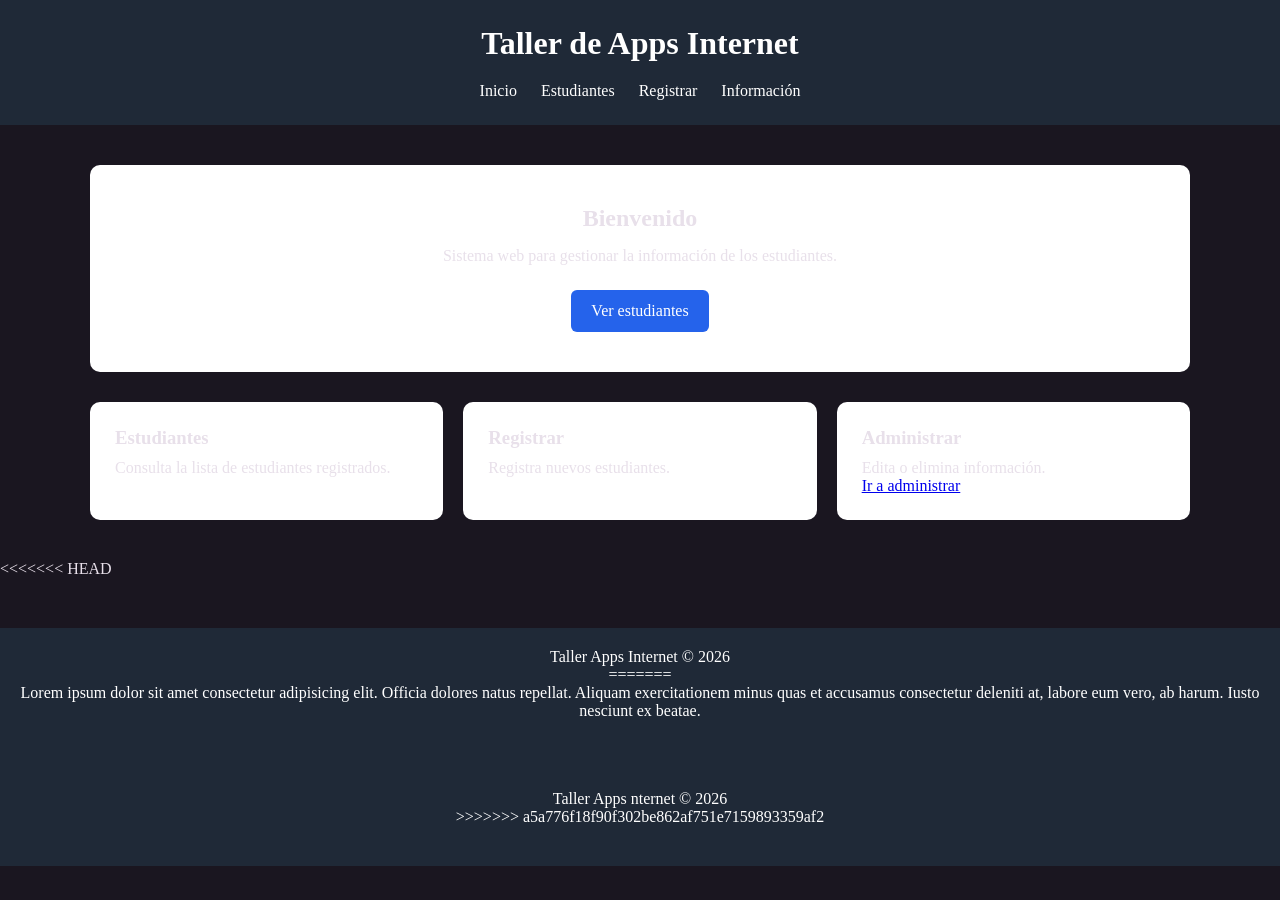
<file: index.html>
<!DOCTYPE html>
<html lang="es">
<head>
    <meta charset="UTF-8">
    <meta name="viewport" content="width=device-width, initial-scale=1.0">

    <title>Taller de Apps Internet</title>

    <link rel="stylesheet" href="css/estilos.css">
</head>

<body>

    <header>
        <h1>Taller de Apps Internet</h1>

        <nav>
            <a href="index.html">Inicio</a>
            <a href="paginas/estudiantes.html">Estudiantes</a>
            <a href="paginas/registrar.html">Registrar</a>
            <a href="paginas/informacion.html">Información</a>
        </nav>
    </header>

    <main class="contenedor">

        <section class="bienvenida">

            <h2>Bienvenido</h2>

            <p>
                Sistema web para gestionar la información
                de los estudiantes.
            </p>

            <a class="boton" href="paginas/estudiantes.html">
                Ver estudiantes
            </a>

        </section>

        <section class="tarjetas">

            <div class="tarjeta">
                <h3>Estudiantes</h3>
                <p>Consulta la lista de estudiantes registrados.</p>
            </div>

            <div class="tarjeta">
                <h3>Registrar</h3>
                <p>Registra nuevos estudiantes.</p>
            </div>

            <div class="tarjeta">
                <h3>Administrar</h3>
                <p>Edita o elimina información.</p>
                <a href="paginas/administrar.html">Ir a administrar</a>
            </div>

        </section>

    </main>
<<<<<<< HEAD

    <footer>
        <p>Taller Apps Internet © 2026 </p>
=======
    <section>
        Lorem ipsum dolor sit amet consectetur adipisicing elit. Officia dolores natus repellat. Aliquam exercitationem minus quas et accusamus consectetur deleniti at, labore eum vero, ab harum. Iusto nesciunt ex beatae.
    </section>
    <footer>
        <p>Taller Apps nternet © 2026 </p>
>>>>>>> a5a776f18f90f302be862af751e7159893359af2
    </footer>

</body>
</html>
</file>
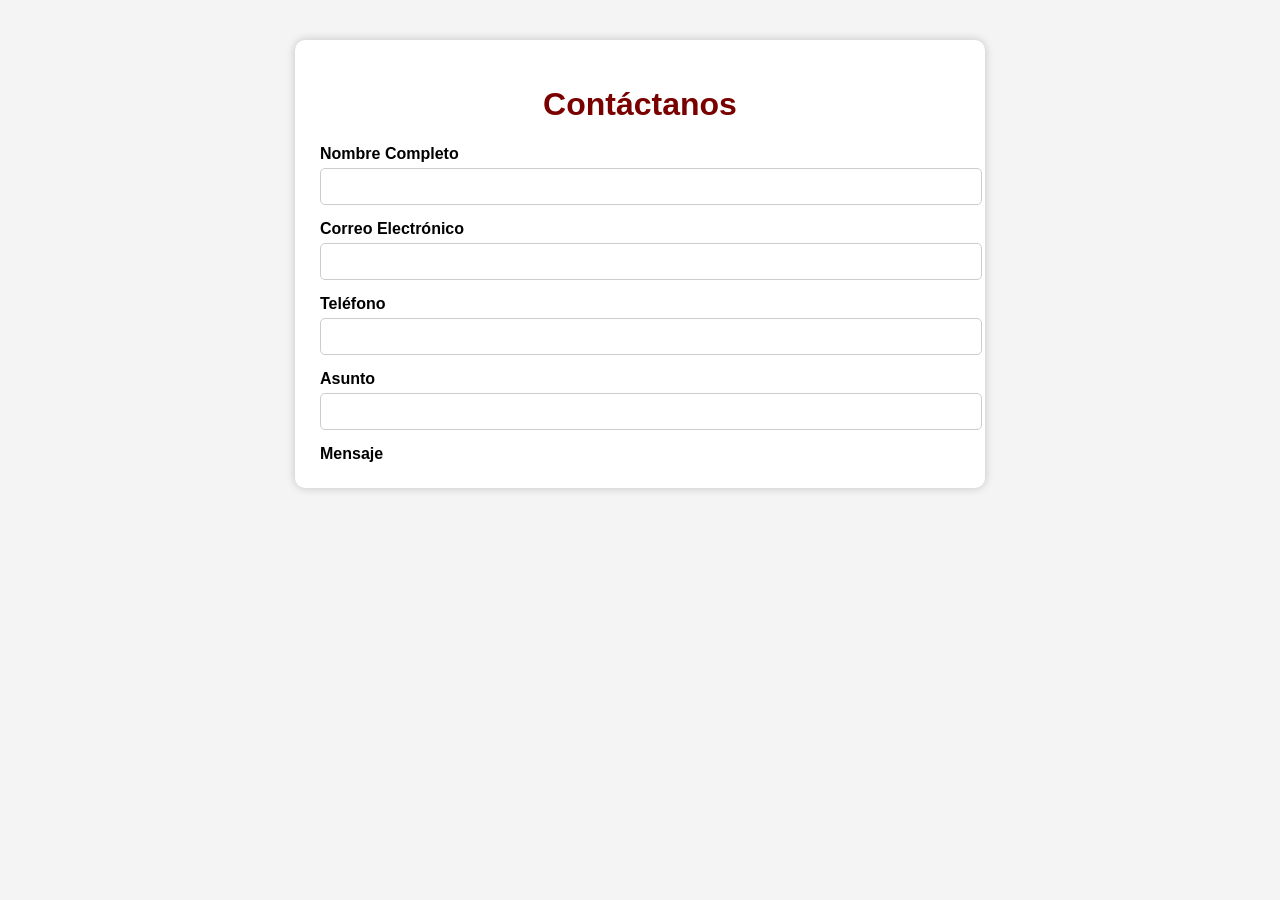
<file: Contactanos.html>
<!DOCTYPE html>
<html lang="es">
<head>
    <meta charset="UTF-8">
    <meta name="viewport" content="width=device-width, initial-scale=1.0">
    <title>Formulario de Contacto</title>

    <style>
        body {
            font-family: Arial, sans-serif;
            background-color: #f4f4f4;
            margin: 0;
            padding: 0;
        }

        .contenedor {
            width: 50%;
            margin: 40px auto;
            background-color: white;
            padding: 25px;
            border-radius: 10px;
            box-shadow: 0px 0px 10px rgba(0,0,0,0.2);
        }

        h1 {
            text-align: center;
            color: #7a0000;
        }

        label {
            display: block;
            margin-top: 15px;
            font-weight: bold;
        }

        input, textarea {
            width: 100%;
            padding: 10px;
            margin-top: 5px;
            border: 1px solid #ccc;
            border-radius: 5px;
        }

        textarea {
            resize: vertical;
        }

        button {
            width: 100%;
            margin-top: 20px;
            padding: 12px;
            background-color: #7a0000;
            color: white;
            border: none;
            border-radius: 5px;
            cursor: pointer;
            font-size: 16px;
        }

        button:hover {
            background-color: #a00000;
        }
    </style>
</head>
<body>

    <div class="contenedor">
        <h1>Contáctanos</h1>

        <form action="#" method="post">

            <label for="nombre">Nombre Completo</label>
            <input type="text" id="nombre" name="nombre" required>

            <label for="correo">Correo Electrónico</label>
            <input type="email" id="correo" name="correo" required>

            <label for="telefono">Teléfono</label>
            <input type="tel" id="telefono" name="telefono">

            <label for="asunto">Asunto</label>
            <input type="text" id="asunto" name="asunto" required>

            <label for="mensaje">Mensaje</label>
            <textarea
</file>
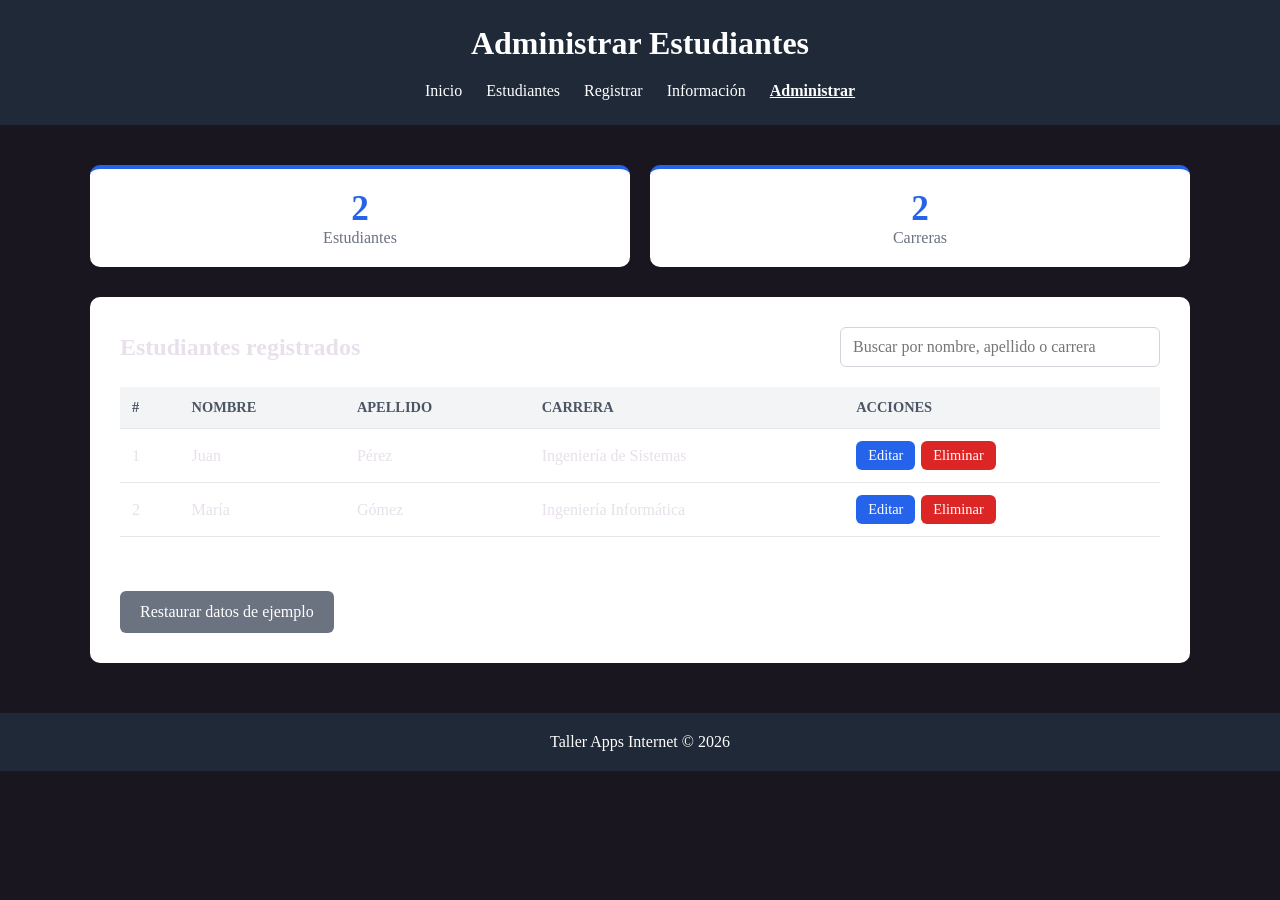
<file: paginas/administrar.html>
<!DOCTYPE html>
<html lang="es">
<!-- Aporte de Vladimir Condori: página para administrar estudiantes (buscar, editar y eliminar) -->
<head>
    <meta charset="UTF-8">
    <meta name="viewport" content="width=device-width, initial-scale=1.0">
    <meta name="description" content="Administración de estudiantes del Taller de Apps Internet">

    <title>Administrar | Taller de Apps Internet</title>

    <link rel="stylesheet" href="../css/estilos.css">
    <link rel="stylesheet" href="../css/administrar.css">
</head>

<body>

    <header>
        <h1>Administrar Estudiantes</h1>

        <nav>
            <a href="../index.html">Inicio</a>
            <a href="estudiantes.html">Estudiantes</a>
            <a href="registrar.html">Registrar</a>
            <a href="informacion.html">Información</a>
            <a href="administrar.html" class="activo">Administrar</a>
        </nav>
    </header>

    <main class="contenedor">

        <!-- Resumen rápido -->
        <section class="resumen" aria-label="Resumen de estudiantes">
            <div class="dato">
                <strong id="totalEstudiantes">0</strong>
                <span>Estudiantes</span>
            </div>
            <div class="dato">
                <strong id="totalCarreras">0</strong>
                <span>Carreras</span>
            </div>
        </section>

        <!-- Lista con buscador -->
        <section class="panel">
            <div class="panel-cabecera">
                <h2>Estudiantes registrados</h2>
                <input type="search" id="buscador" class="campo"
                       placeholder="Buscar por nombre, apellido o carrera"
                       aria-label="Buscar estudiante">
            </div>

            <div class="tabla-scroll">
                <table class="tabla-admin">
                    <thead>
                        <tr>
                            <th>#</th>
                            <th>Nombre</th>
                            <th>Apellido</th>
                            <th>Carrera</th>
                            <th>Acciones</th>
                        </tr>
                    </thead>
                    <tbody id="tablaAdmin"></tbody>
                </table>
            </div>

            <p id="mensajeVacio" class="vacio" hidden>No se encontraron estudiantes.</p>
            <p id="estado" class="estado" role="status" aria-live="polite"></p>

            <button type="button" id="btnRestaurar" class="boton boton-secundario">
                Restaurar datos de ejemplo
            </button>
        </section>

        <!-- Formulario de edición (se muestra al pulsar "Editar") -->
        <section class="panel" id="panelEditar" hidden>
            <h2>Editar estudiante</h2>

            <form id="formEditar" novalidate>
                <input type="hidden" id="editId">

                <div class="fila-form">
                    <label for="editNombre">Nombre</label>
                    <input type="text" id="editNombre" class="campo" required>
                </div>

                <div class="fila-form">
                    <label for="editApellido">Apellido</label>
                    <input type="text" id="editApellido" class="campo" required>
                </div>

                <div class="fila-form">
                    <label for="editCarrera">Carrera</label>
                    <input type="text" id="editCarrera" class="campo" list="listaCarreras" required>
                    <datalist id="listaCarreras">
                        <option value="Ingeniería de Sistemas">
                        <option value="Ingeniería Informática">
                        <option value="Ingeniería Comercial">
                        <option value="Contaduría Pública">
                        <option value="Administración de Empresas">
                    </datalist>
                </div>

                <p id="errorEditar" class="error" role="alert"></p>

                <div class="acciones-form">
                    <button type="submit" class="boton">Guardar cambios</button>
                    <button type="button" id="btnCancelar" class="boton boton-secundario">Cancelar</button>
                </div>
            </form>
        </section>

    </main>

    <footer>
        <p>Taller Apps Internet © 2026</p>
    </footer>

    <script src="../js/administrar.js"></script>

</body>
</html>
</file>
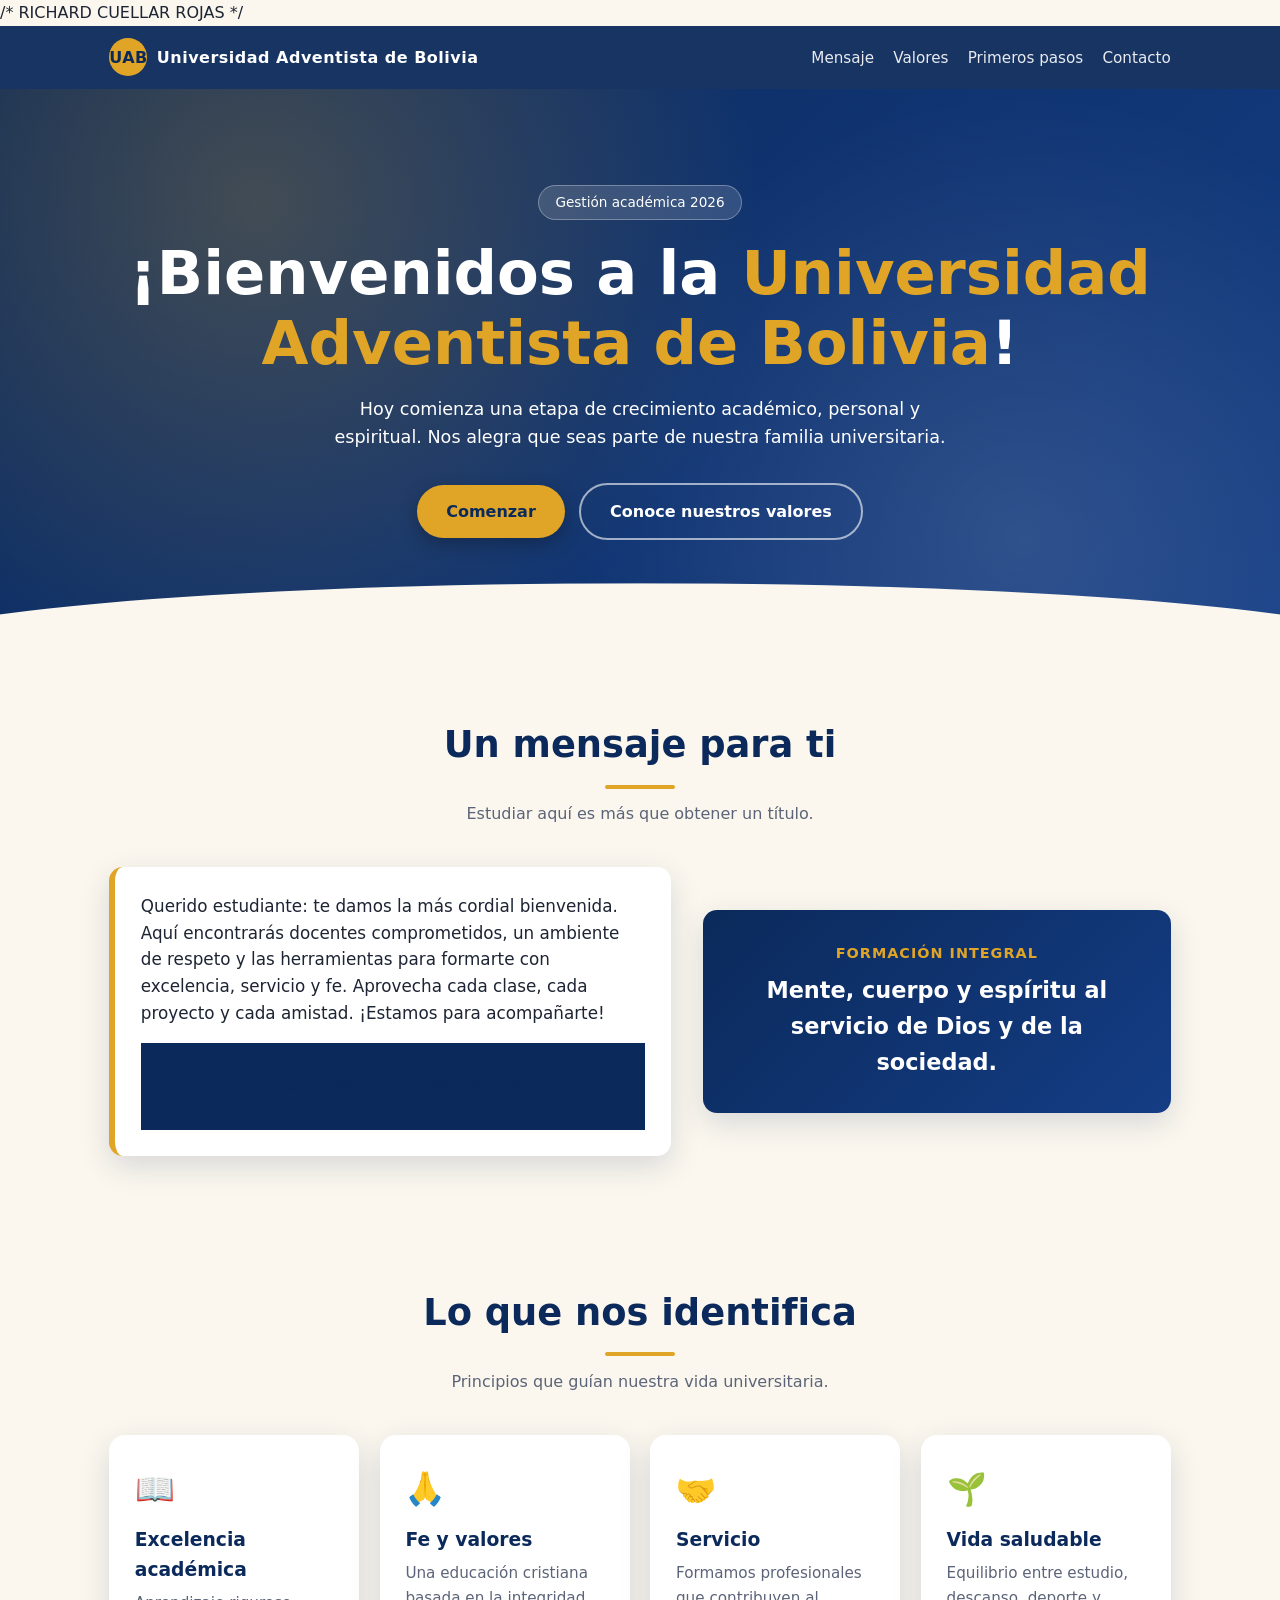
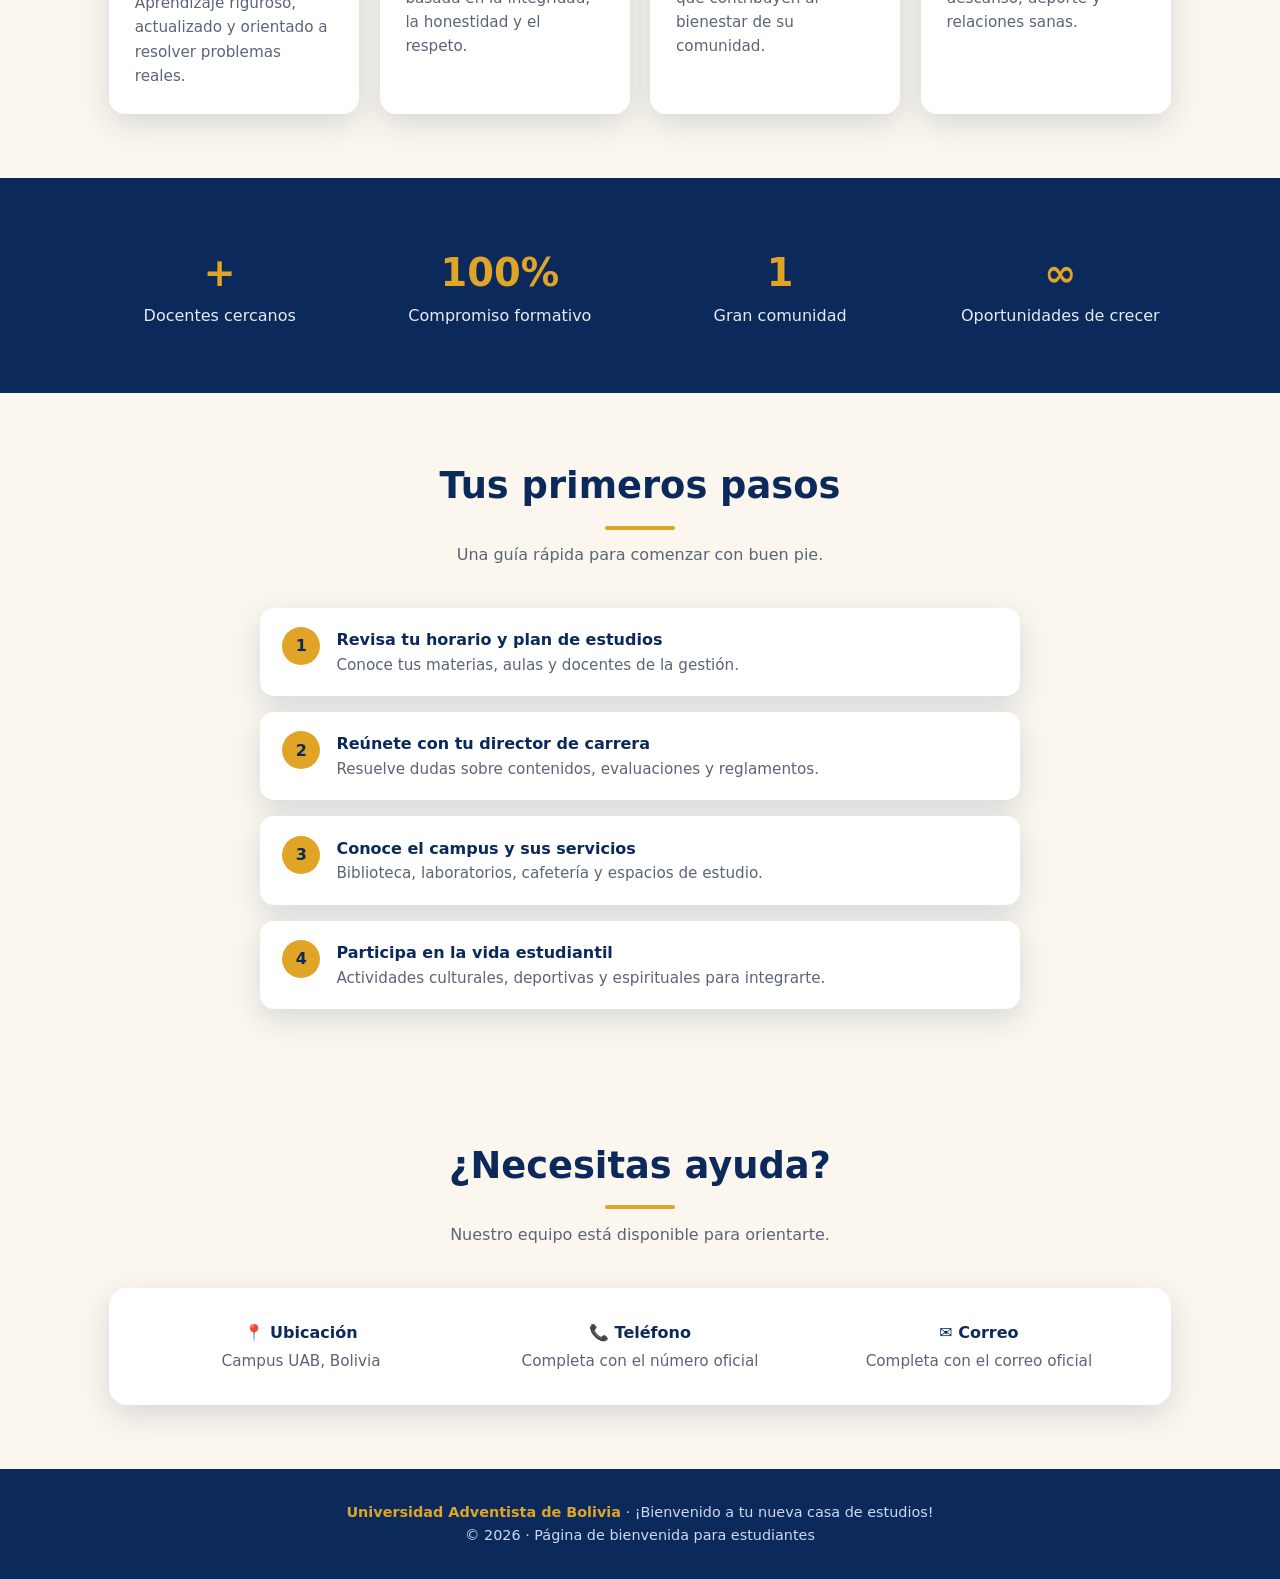
<file: paginas/bienvenida-uab.html>
/* RICHARD CUELLAR ROJAS */
<!DOCTYPE html>
<html lang="es">
<head>
<meta charset="UTF-8">
<meta name="viewport" content="width=device-width, initial-scale=1.0">
<title>Bienvenidos a la UAB – Universidad Adventista de Bolivia</title>
<style>
  :root{
    --azul:#0b2a5b;
    --azul-2:#143d85;
    --dorado:#e0a526;
    --crema:#fbf7ee;
    --texto:#1d2433;
    --suave:#5b6478;
    --blanco:#fff;
    --sombra:0 10px 30px rgba(11,42,91,.15);
  }
  *{box-sizing:border-box;margin:0;padding:0}
  html{scroll-behavior:smooth}
  body{font-family:"Segoe UI",system-ui,-apple-system,Roboto,Arial,sans-serif;color:var(--texto);background:var(--crema);line-height:1.6}
  a{color:inherit;text-decoration:none}

  /* NAV */
  header{position:sticky;top:0;z-index:50;background:rgba(11,42,91,.95);backdrop-filter:blur(8px);color:#fff}
  .nav{max-width:1100px;margin:auto;display:flex;align-items:center;justify-content:space-between;padding:.8rem 1.2rem}
  .logo{display:flex;align-items:center;gap:.6rem;font-weight:700;letter-spacing:.5px}
  .logo span.mark{display:grid;place-items:center;width:38px;height:38px;border-radius:50%;background:var(--dorado);color:var(--azul);font-weight:800}
  nav ul{display:flex;gap:1.2rem;list-style:none}
  nav a{font-size:.95rem;opacity:.9;padding:.3rem 0;border-bottom:2px solid transparent;transition:.2s}
  nav a:hover{opacity:1;border-color:var(--dorado)}
  @media(max-width:720px){nav ul{display:none}}

  /* HERO */
  .hero{position:relative;color:#fff;text-align:center;padding:6rem 1.2rem 7rem;
    background:
      radial-gradient(circle at 20% 20%,rgba(224,165,38,.25),transparent 45%),
      radial-gradient(circle at 80% 80%,rgba(255,255,255,.12),transparent 40%),
      linear-gradient(135deg,var(--azul),var(--azul-2));
    overflow:hidden}
  .hero::after{content:"";position:absolute;left:0;right:0;bottom:-1px;height:70px;
    background:var(--crema);clip-path:ellipse(60% 100% at 50% 100%)}
  .badge{display:inline-block;background:rgba(255,255,255,.14);border:1px solid rgba(255,255,255,.3);
    padding:.35rem 1rem;border-radius:99px;font-size:.85rem;margin-bottom:1.2rem}
  .hero h1{font-size:clamp(2rem,5.5vw,3.8rem);line-height:1.15;margin-bottom:1rem}
  .hero h1 em{font-style:normal;color:var(--dorado)}
  .hero p{max-width:640px;margin:0 auto 2rem;font-size:1.1rem;opacity:.92}
  .btn{display:inline-block;padding:.85rem 1.8rem;border-radius:99px;font-weight:600;transition:.25s}
  .btn-primary{background:var(--dorado);color:var(--azul);box-shadow:0 6px 18px rgba(0,0,0,.25)}
  .btn-primary:hover{transform:translateY(-3px);box-shadow:0 10px 24px rgba(0,0,0,.3)}
  .btn-ghost{border:2px solid rgba(255,255,255,.6);margin-left:.6rem}
  .btn-ghost:hover{background:rgba(255,255,255,.15)}

  /* SECCIONES */
  section{max-width:1100px;margin:auto;padding:4rem 1.2rem}
  .titulo{text-align:center;margin-bottom:2.5rem}
  .titulo h2{font-size:clamp(1.6rem,3.5vw,2.3rem);color:var(--azul)}
  .titulo h2::after{content:"";display:block;width:70px;height:4px;background:var(--dorado);border-radius:4px;margin:.6rem auto 0}
  .titulo p{color:var(--suave);margin-top:.8rem}

  /* MENSAJE */
  .mensaje{display:grid;grid-template-columns:1.2fr 1fr;gap:2rem;align-items:center}
  .mensaje blockquote{background:#fff;border-left:6px solid var(--dorado);padding:1.6rem;border-radius:14px;box-shadow:var(--sombra);font-size:1.05rem}
  .mensaje blockquote footer{margin-top:1rem;font-weight:600;color:var(--azul)}
  .lema{background:linear-gradient(135deg,var(--azul),var(--azul-2));color:#fff;border-radius:14px;padding:2rem;text-align:center;box-shadow:var(--sombra)}
  .lema h3{color:var(--dorado);margin-bottom:.5rem;letter-spacing:1px;text-transform:uppercase;font-size:.9rem}
  .lema p{font-size:1.4rem;font-weight:600}
  @media(max-width:760px){.mensaje{grid-template-columns:1fr}}

  /* VALORES */
  .grid{display:grid;grid-template-columns:repeat(auto-fit,minmax(220px,1fr));gap:1.3rem}
  .card{background:#fff;border-radius:16px;padding:1.6rem;box-shadow:var(--sombra);transition:.25s;border-top:4px solid transparent}
  .card:hover{transform:translateY(-6px);border-color:var(--dorado)}
  .card .ico{font-size:2rem;margin-bottom:.6rem}
  .card h3{color:var(--azul);margin-bottom:.4rem}
  .card p{color:var(--suave);font-size:.95rem}

  /* CIFRAS */
  .cifras{background:var(--azul);color:#fff;max-width:none;border-radius:0}
  .cifras .grid{max-width:1100px;margin:auto;text-align:center}
  .cifras strong{display:block;font-size:2.4rem;color:var(--dorado)}
  .cifras span{opacity:.9}

  /* PASOS */
  .pasos{counter-reset:p;display:grid;gap:1rem;max-width:760px;margin:auto}
  .paso{counter-increment:p;display:flex;gap:1rem;align-items:flex-start;background:#fff;padding:1.2rem 1.4rem;border-radius:14px;box-shadow:var(--sombra)}
  .paso::before{content:counter(p);flex:none;width:38px;height:38px;border-radius:50%;background:var(--dorado);color:var(--azul);display:grid;place-items:center;font-weight:800}
  .paso h4{color:var(--azul)}
  .paso p{color:var(--suave);font-size:.95rem}

  /* CONTACTO */
  .contacto{background:#fff;border-radius:18px;box-shadow:var(--sombra);padding:2rem;display:grid;grid-template-columns:repeat(auto-fit,minmax(200px,1fr));gap:1.2rem;text-align:center}
  .contacto h4{color:var(--azul);margin-bottom:.2rem}
  .contacto p{color:var(--suave);font-size:.95rem}

  footer{background:var(--azul);color:#cfd8ee;text-align:center;padding:2rem 1rem;font-size:.9rem}
  footer b{color:var(--dorado)}

  /* animación de entrada */
  .reveal{opacity:0;transform:translateY(24px);animation:in .8s forwards}
  @keyframes in{to{opacity:1;transform:none}}
  .d1{animation-delay:.1s}.d2{animation-delay:.3s}.d3{animation-delay:.5s}
  @media(prefers-reduced-motion:reduce){.reveal{animation:none;opacity:1;transform:none}html{scroll-behavior:auto}}
</style>
</head>
<body>

<header>
  <div class="nav">
    <a href="#inicio" class="logo"><span class="mark">UAB</span> Universidad Adventista de Bolivia</a>
    <nav>
      <ul>
        <li><a href="#mensaje">Mensaje</a></li>
        <li><a href="#valores">Valores</a></li>
        <li><a href="#pasos">Primeros pasos</a></li>
        <li><a href="#contacto">Contacto</a></li>
      </ul>
    </nav>
  </div>
</header>

<main id="inicio">
  <div class="hero">
    <div class="badge reveal">Gestión académica 2026</div>
    <h1 class="reveal d1">¡Bienvenidos a la <em>Universidad Adventista de Bolivia</em>!</h1>
    <p class="reveal d2">Hoy comienza una etapa de crecimiento académico, personal y espiritual. Nos alegra que seas parte de nuestra familia universitaria.</p>
    <div class="reveal d3">
      <a href="#pasos" class="btn btn-primary">Comenzar</a>
      <a href="#valores" class="btn btn-ghost">Conoce nuestros valores</a>
    </div>
  </div>

  <section id="mensaje">
    <div class="titulo">
      <h2>Un mensaje para ti</h2>
      <p>Estudiar aquí es más que obtener un título.</p>
    </div>
    <div class="mensaje">
      <blockquote>
        Querido estudiante: te damos la más cordial bienvenida. Aquí encontrarás docentes comprometidos,
        un ambiente de respeto y las herramientas para formarte con excelencia, servicio y fe.
        Aprovecha cada clase, cada proyecto y cada amistad. ¡Estamos para acompañarte!
        <footer>— Comunidad universitaria UAB</footer>
      </blockquote>
      <div class="lema">
        <h3>Formación integral</h3>
        <p>Mente, cuerpo y espíritu al servicio de Dios y de la sociedad.</p>
      </div>
    </div>
  </section>

  <section id="valores">
    <div class="titulo">
      <h2>Lo que nos identifica</h2>
      <p>Principios que guían nuestra vida universitaria.</p>
    </div>
    <div class="grid">
      <article class="card"><div class="ico">📖</div><h3>Excelencia académica</h3><p>Aprendizaje riguroso, actualizado y orientado a resolver problemas reales.</p></article>
      <article class="card"><div class="ico">🙏</div><h3>Fe y valores</h3><p>Una educación cristiana basada en la integridad, la honestidad y el respeto.</p></article>
      <article class="card"><div class="ico">🤝</div><h3>Servicio</h3><p>Formamos profesionales que contribuyen al bienestar de su comunidad.</p></article>
      <article class="card"><div class="ico">🌱</div><h3>Vida saludable</h3><p>Equilibrio entre estudio, descanso, deporte y relaciones sanas.</p></article>
    </div>
  </section>

  <section class="cifras" aria-label="Razones para estudiar">
    <div class="grid">
      <div><strong>+</strong><span>Docentes cercanos</span></div>
      <div><strong>100%</strong><span>Compromiso formativo</span></div>
      <div><strong>1</strong><span>Gran comunidad</span></div>
      <div><strong>∞</strong><span>Oportunidades de crecer</span></div>
    </div>
  </section>

  <section id="pasos">
    <div class="titulo">
      <h2>Tus primeros pasos</h2>
      <p>Una guía rápida para comenzar con buen pie.</p>
    </div>
    <div class="pasos">
      <div class="paso"><div><h4>Revisa tu horario y plan de estudios</h4><p>Conoce tus materias, aulas y docentes de la gestión.</p></div></div>
      <div class="paso"><div><h4>Reúnete con tu director de carrera</h4><p>Resuelve dudas sobre contenidos, evaluaciones y reglamentos.</p></div></div>
      <div class="paso"><div><h4>Conoce el campus y sus servicios</h4><p>Biblioteca, laboratorios, cafetería y espacios de estudio.</p></div></div>
      <div class="paso"><div><h4>Participa en la vida estudiantil</h4><p>Actividades culturales, deportivas y espirituales para integrarte.</p></div></div>
    </div>
  </section>

  <section id="contacto">
    <div class="titulo">
      <h2>¿Necesitas ayuda?</h2>
      <p>Nuestro equipo está disponible para orientarte.</p>
    </div>
    <div class="contacto">
      <div><h4>📍 Ubicación</h4><p>Campus UAB, Bolivia</p></div>
      <div><h4>📞 Teléfono</h4><p>Completa con el número oficial</p></div>
      <div><h4>✉️ Correo</h4><p>Completa con el correo oficial</p></div>
    </div>
  </section>
</main>

<footer>
  <p><b>Universidad Adventista de Bolivia</b> · ¡Bienvenido a tu nueva casa de estudios!</p>
  <p>© 2026 · Página de bienvenida para estudiantes</p>
</footer>

</body>
</html>
</file>
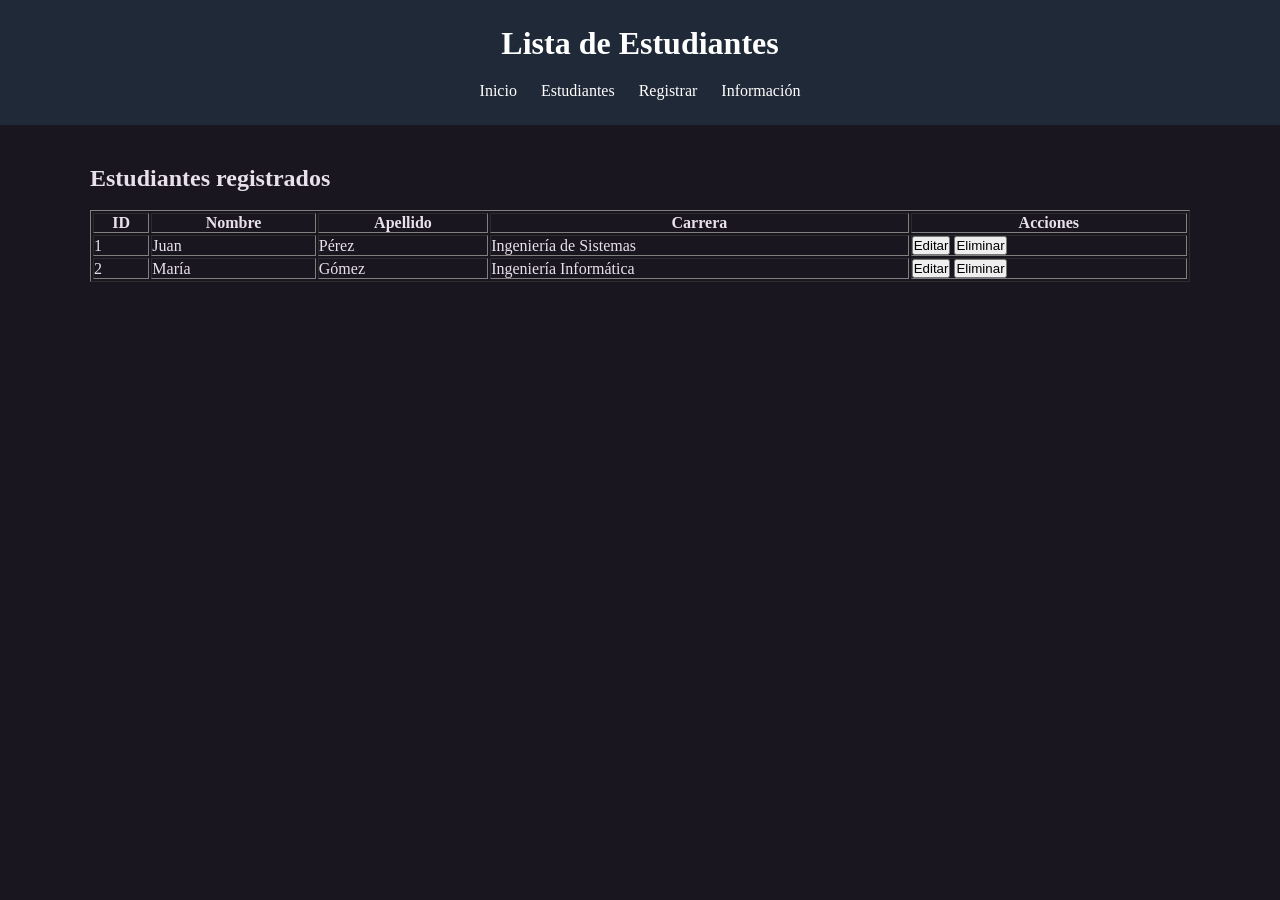
<file: paginas/estudiantes.html>
<!DOCTYPE html>
<html lang="es">

<head>
    <meta charset="UTF-8">
    <meta name="viewport" content="width=device-width, initial-scale=1.0">

    <title>Estudiantes</title>

    <link rel="stylesheet" href="../css/estilos.css">
</head>

<body>

    <header>

        <h1>Lista de Estudiantes</h1>

        <nav>
            <a href="../index.html">Inicio</a>
            <a href="estudiantes.html">Estudiantes</a>
            <a href="registrar.html">Registrar</a>
            <a href="informacion.html">Información</a>
        </nav>

    </header>

    <main class="contenedor">

        <h2>Estudiantes registrados</h2>

        <br>

        <table border="1" width="100%" cellpadding="10">

            <thead>
                <tr>
                    <th>ID</th>
                    <th>Nombre</th>
                    <th>Apellido</th>
                    <th>Carrera</th>
                    <th>Acciones</th>
                </tr>
            </thead>

            <tbody id="tablaEstudiantes">

                <tr>
                    <td>1</td>
                    <td>Juan</td>
                    <td>Pérez</td>
                    <td>Ingeniería de Sistemas</td>
                    <td>
                        <button>Editar</button>
                        <button>Eliminar</button>
                    </td>
                </tr>

                <tr>
                    <td>2</td>
                    <td>María</td>
                    <td>Gómez</td>
                    <td>Ingeniería Informática</td>
                    <td>
                        <button>Editar</button>
                        <button>Eliminar</button>
                    </td>
                </tr>

            </tbody>

        </table>

    </main>

</body>

</html>
</file>
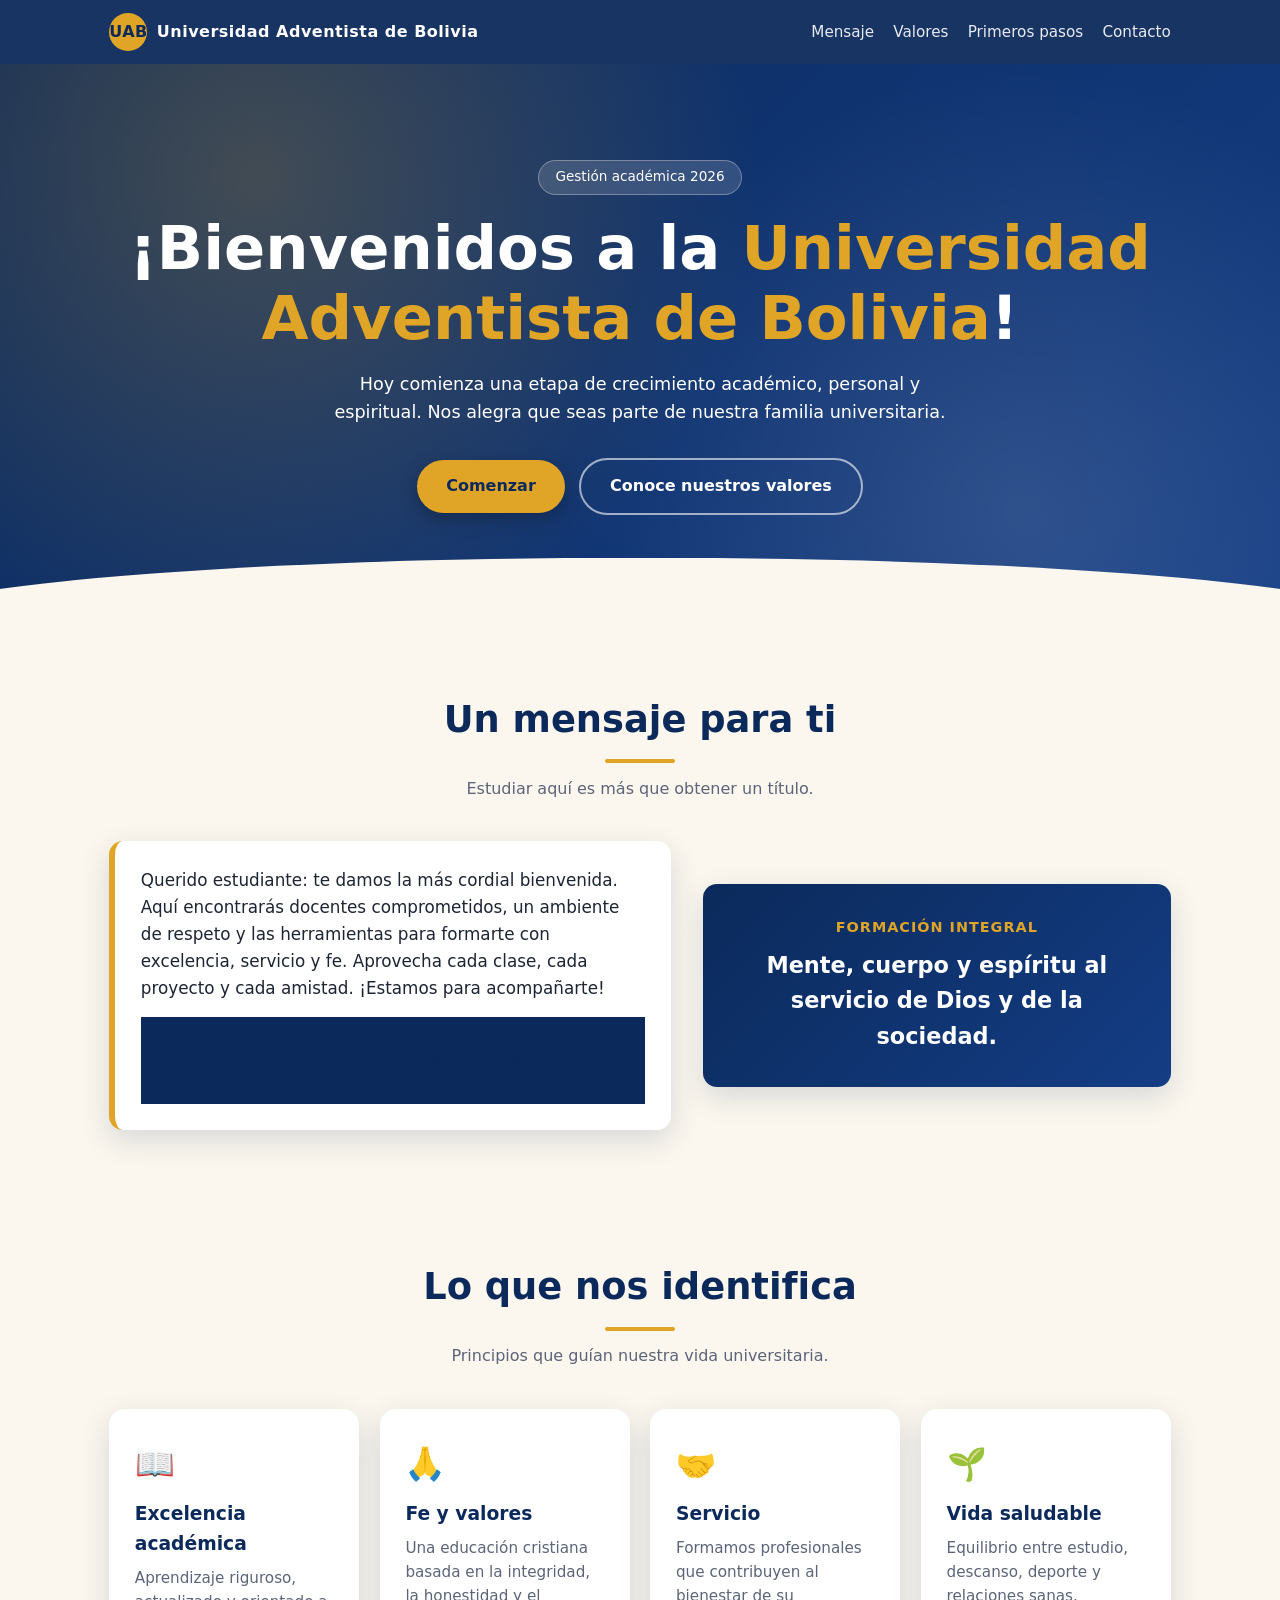
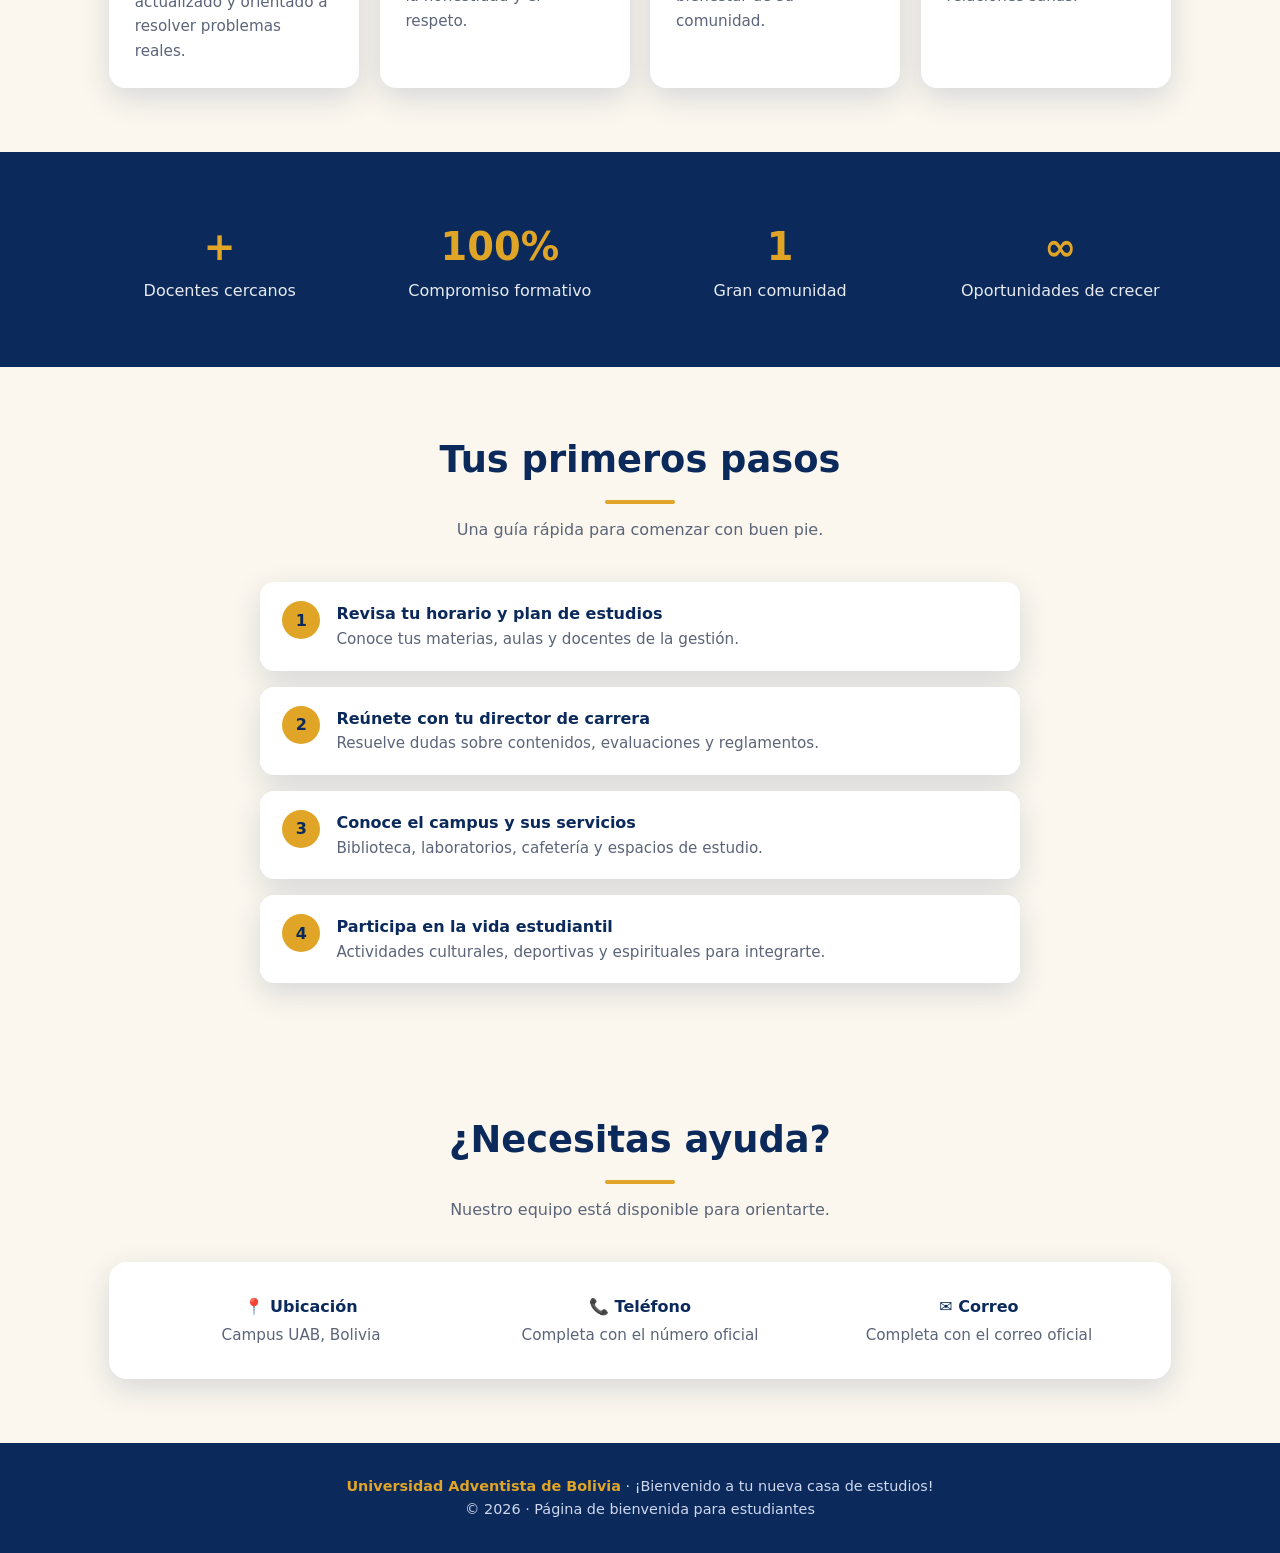
<file: paginas/eventos.html>
<!DOCTYPE html>
<html lang="es">
<head>
<meta charset="UTF-8">
<meta name="viewport" content="width=device-width, initial-scale=1.0">
<title>Bienvenidos a la UAB – Universidad Adventista de Bolivia</title>
<style>
  :root{
    --azul:#0b2a5b;
    --azul-2:#143d85;
    --dorado:#e0a526;
    --crema:#fbf7ee;
    --texto:#1d2433;
    --suave:#5b6478;
    --blanco:#fff;
    --sombra:0 10px 30px rgba(11,42,91,.15);
  }
  *{box-sizing:border-box;margin:0;padding:0}
  html{scroll-behavior:smooth}
  body{font-family:"Segoe UI",system-ui,-apple-system,Roboto,Arial,sans-serif;color:var(--texto);background:var(--crema);line-height:1.6}
  a{color:inherit;text-decoration:none}

  /* NAV */
  header{position:sticky;top:0;z-index:50;background:rgba(11,42,91,.95);backdrop-filter:blur(8px);color:#fff}
  .nav{max-width:1100px;margin:auto;display:flex;align-items:center;justify-content:space-between;padding:.8rem 1.2rem}
  .logo{display:flex;align-items:center;gap:.6rem;font-weight:700;letter-spacing:.5px}
  .logo span.mark{display:grid;place-items:center;width:38px;height:38px;border-radius:50%;background:var(--dorado);color:var(--azul);font-weight:800}
  nav ul{display:flex;gap:1.2rem;list-style:none}
  nav a{font-size:.95rem;opacity:.9;padding:.3rem 0;border-bottom:2px solid transparent;transition:.2s}
  nav a:hover{opacity:1;border-color:var(--dorado)}
  @media(max-width:720px){nav ul{display:none}}

  /* HERO */
  .hero{position:relative;color:#fff;text-align:center;padding:6rem 1.2rem 7rem;
    background:
      radial-gradient(circle at 20% 20%,rgba(224,165,38,.25),transparent 45%),
      radial-gradient(circle at 80% 80%,rgba(255,255,255,.12),transparent 40%),
      linear-gradient(135deg,var(--azul),var(--azul-2));
    overflow:hidden}
  .hero::after{content:"";position:absolute;left:0;right:0;bottom:-1px;height:70px;
    background:var(--crema);clip-path:ellipse(60% 100% at 50% 100%)}
  .badge{display:inline-block;background:rgba(255,255,255,.14);border:1px solid rgba(255,255,255,.3);
    padding:.35rem 1rem;border-radius:99px;font-size:.85rem;margin-bottom:1.2rem}
  .hero h1{font-size:clamp(2rem,5.5vw,3.8rem);line-height:1.15;margin-bottom:1rem}
  .hero h1 em{font-style:normal;color:var(--dorado)}
  .hero p{max-width:640px;margin:0 auto 2rem;font-size:1.1rem;opacity:.92}
  .btn{display:inline-block;padding:.85rem 1.8rem;border-radius:99px;font-weight:600;transition:.25s}
  .btn-primary{background:var(--dorado);color:var(--azul);box-shadow:0 6px 18px rgba(0,0,0,.25)}
  .btn-primary:hover{transform:translateY(-3px);box-shadow:0 10px 24px rgba(0,0,0,.3)}
  .btn-ghost{border:2px solid rgba(255,255,255,.6);margin-left:.6rem}
  .btn-ghost:hover{background:rgba(255,255,255,.15)}

  /* SECCIONES */
  section{max-width:1100px;margin:auto;padding:4rem 1.2rem}
  .titulo{text-align:center;margin-bottom:2.5rem}
  .titulo h2{font-size:clamp(1.6rem,3.5vw,2.3rem);color:var(--azul)}
  .titulo h2::after{content:"";display:block;width:70px;height:4px;background:var(--dorado);border-radius:4px;margin:.6rem auto 0}
  .titulo p{color:var(--suave);margin-top:.8rem}

  /* MENSAJE */
  .mensaje{display:grid;grid-template-columns:1.2fr 1fr;gap:2rem;align-items:center}
  .mensaje blockquote{background:#fff;border-left:6px solid var(--dorado);padding:1.6rem;border-radius:14px;box-shadow:var(--sombra);font-size:1.05rem}
  .mensaje blockquote footer{margin-top:1rem;font-weight:600;color:var(--azul)}
  .lema{background:linear-gradient(135deg,var(--azul),var(--azul-2));color:#fff;border-radius:14px;padding:2rem;text-align:center;box-shadow:var(--sombra)}
  .lema h3{color:var(--dorado);margin-bottom:.5rem;letter-spacing:1px;text-transform:uppercase;font-size:.9rem}
  .lema p{font-size:1.4rem;font-weight:600}
  @media(max-width:760px){.mensaje{grid-template-columns:1fr}}

  /* VALORES */
  .grid{display:grid;grid-template-columns:repeat(auto-fit,minmax(220px,1fr));gap:1.3rem}
  .card{background:#fff;border-radius:16px;padding:1.6rem;box-shadow:var(--sombra);transition:.25s;border-top:4px solid transparent}
  .card:hover{transform:translateY(-6px);border-color:var(--dorado)}
  .card .ico{font-size:2rem;margin-bottom:.6rem}
  .card h3{color:var(--azul);margin-bottom:.4rem}
  .card p{color:var(--suave);font-size:.95rem}

  /* CIFRAS */
  .cifras{background:var(--azul);color:#fff;max-width:none;border-radius:0}
  .cifras .grid{max-width:1100px;margin:auto;text-align:center}
  .cifras strong{display:block;font-size:2.4rem;color:var(--dorado)}
  .cifras span{opacity:.9}

  /* PASOS */
  .pasos{counter-reset:p;display:grid;gap:1rem;max-width:760px;margin:auto}
  .paso{counter-increment:p;display:flex;gap:1rem;align-items:flex-start;background:#fff;padding:1.2rem 1.4rem;border-radius:14px;box-shadow:var(--sombra)}
  .paso::before{content:counter(p);flex:none;width:38px;height:38px;border-radius:50%;background:var(--dorado);color:var(--azul);display:grid;place-items:center;font-weight:800}
  .paso h4{color:var(--azul)}
  .paso p{color:var(--suave);font-size:.95rem}

  /* CONTACTO */
  .contacto{background:#fff;border-radius:18px;box-shadow:var(--sombra);padding:2rem;display:grid;grid-template-columns:repeat(auto-fit,minmax(200px,1fr));gap:1.2rem;text-align:center}
  .contacto h4{color:var(--azul);margin-bottom:.2rem}
  .contacto p{color:var(--suave);font-size:.95rem}

  footer{background:var(--azul);color:#cfd8ee;text-align:center;padding:2rem 1rem;font-size:.9rem}
  footer b{color:var(--dorado)}

  /* animación de entrada */
  .reveal{opacity:0;transform:translateY(24px);animation:in .8s forwards}
  @keyframes in{to{opacity:1;transform:none}}
  .d1{animation-delay:.1s}.d2{animation-delay:.3s}.d3{animation-delay:.5s}
  @media(prefers-reduced-motion:reduce){.reveal{animation:none;opacity:1;transform:none}html{scroll-behavior:auto}}
</style>
</head>
<body>

<header>
  <div class="nav">
    <a href="#inicio" class="logo"><span class="mark">UAB</span> Universidad Adventista de Bolivia</a>
    <nav>
      <ul>
        <li><a href="#mensaje">Mensaje</a></li>
        <li><a href="#valores">Valores</a></li>
        <li><a href="#pasos">Primeros pasos</a></li>
        <li><a href="#contacto">Contacto</a></li>
      </ul>
    </nav>
  </div>
</header>

<main id="inicio">
  <div class="hero">
    <div class="badge reveal">Gestión académica 2026</div>
    <h1 class="reveal d1">¡Bienvenidos a la <em>Universidad Adventista de Bolivia</em>!</h1>
    <p class="reveal d2">Hoy comienza una etapa de crecimiento académico, personal y espiritual. Nos alegra que seas parte de nuestra familia universitaria.</p>
    <div class="reveal d3">
      <a href="#pasos" class="btn btn-primary">Comenzar</a>
      <a href="#valores" class="btn btn-ghost">Conoce nuestros valores</a>
    </div>
  </div>

  <section id="mensaje">
    <div class="titulo">
      <h2>Un mensaje para ti</h2>
      <p>Estudiar aquí es más que obtener un título.</p>
    </div>
    <div class="mensaje">
      <blockquote>
        Querido estudiante: te damos la más cordial bienvenida. Aquí encontrarás docentes comprometidos,
        un ambiente de respeto y las herramientas para formarte con excelencia, servicio y fe.
        Aprovecha cada clase, cada proyecto y cada amistad. ¡Estamos para acompañarte!
        <footer>— Comunidad universitaria UAB</footer>
      </blockquote>
      <div class="lema">
        <h3>Formación integral</h3>
        <p>Mente, cuerpo y espíritu al servicio de Dios y de la sociedad.</p>
      </div>
    </div>
  </section>

  <section id="valores">
    <div class="titulo">
      <h2>Lo que nos identifica</h2>
      <p>Principios que guían nuestra vida universitaria.</p>
    </div>
    <div class="grid">
      <article class="card"><div class="ico">📖</div><h3>Excelencia académica</h3><p>Aprendizaje riguroso, actualizado y orientado a resolver problemas reales.</p></article>
      <article class="card"><div class="ico">🙏</div><h3>Fe y valores</h3><p>Una educación cristiana basada en la integridad, la honestidad y el respeto.</p></article>
      <article class="card"><div class="ico">🤝</div><h3>Servicio</h3><p>Formamos profesionales que contribuyen al bienestar de su comunidad.</p></article>
      <article class="card"><div class="ico">🌱</div><h3>Vida saludable</h3><p>Equilibrio entre estudio, descanso, deporte y relaciones sanas.</p></article>
    </div>
  </section>

  <section class="cifras" aria-label="Razones para estudiar">
    <div class="grid">
      <div><strong>+</strong><span>Docentes cercanos</span></div>
      <div><strong>100%</strong><span>Compromiso formativo</span></div>
      <div><strong>1</strong><span>Gran comunidad</span></div>
      <div><strong>∞</strong><span>Oportunidades de crecer</span></div>
    </div>
  </section>

  <section id="pasos">
    <div class="titulo">
      <h2>Tus primeros pasos</h2>
      <p>Una guía rápida para comenzar con buen pie.</p>
    </div>
    <div class="pasos">
      <div class="paso"><div><h4>Revisa tu horario y plan de estudios</h4><p>Conoce tus materias, aulas y docentes de la gestión.</p></div></div>
      <div class="paso"><div><h4>Reúnete con tu director de carrera</h4><p>Resuelve dudas sobre contenidos, evaluaciones y reglamentos.</p></div></div>
      <div class="paso"><div><h4>Conoce el campus y sus servicios</h4><p>Biblioteca, laboratorios, cafetería y espacios de estudio.</p></div></div>
      <div class="paso"><div><h4>Participa en la vida estudiantil</h4><p>Actividades culturales, deportivas y espirituales para integrarte.</p></div></div>
    </div>
  </section>

  <section id="contacto">
    <div class="titulo">
      <h2>¿Necesitas ayuda?</h2>
      <p>Nuestro equipo está disponible para orientarte.</p>
    </div>
    <div class="contacto">
      <div><h4>📍 Ubicación</h4><p>Campus UAB, Bolivia</p></div>
      <div><h4>📞 Teléfono</h4><p>Completa con el número oficial</p></div>
      <div><h4>✉️ Correo</h4><p>Completa con el correo oficial</p></div>
    </div>
  </section>
</main>

<footer>
  <p><b>Universidad Adventista de Bolivia</b> · ¡Bienvenido a tu nueva casa de estudios!</p>
  <p>© 2026 · Página de bienvenida para estudiantes</p>
</footer>

</body>
</html>
</file>
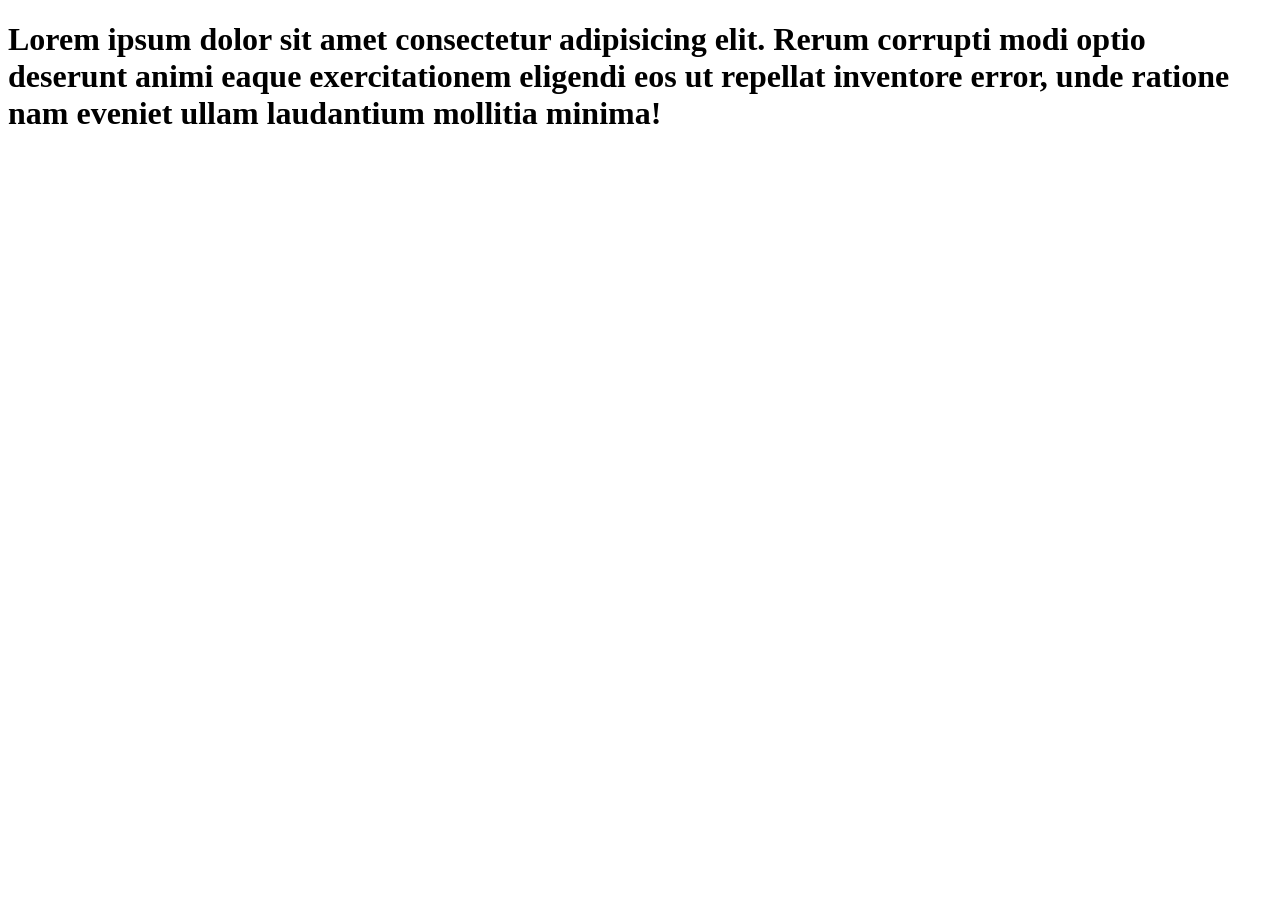
<file: paginas/lorem.html>
<!DOCTYPE html>
<html lang="en">
<head>
    <meta charset="UTF-8">
    <meta name="viewport" content="width=device-width, initial-scale=1.0">
    <title>Document</title>
</head>
<body>
    <h1>Lorem ipsum dolor sit amet consectetur adipisicing elit. Rerum corrupti modi optio deserunt animi eaque exercitationem eligendi eos ut repellat inventore error, unde ratione nam eveniet ullam laudantium mollitia minima!</h1>
</body>
</html>
</file>
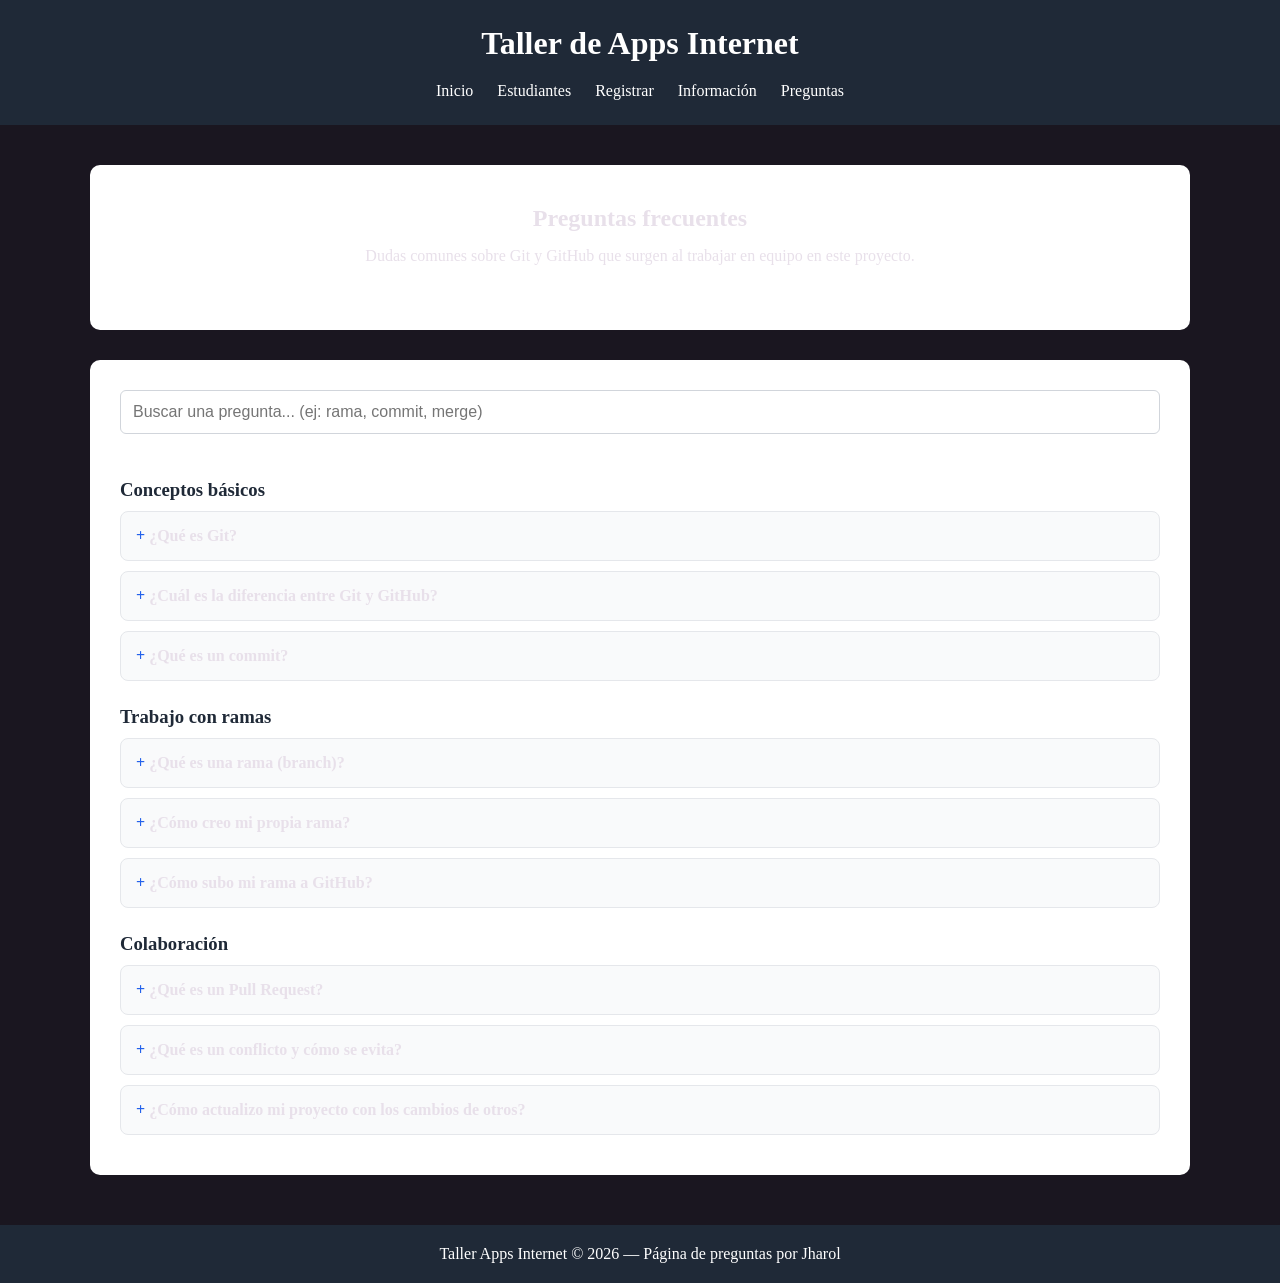
<file: paginas/preguntas.html>
<!DOCTYPE html>
<html lang="es">
<head>
    <meta charset="UTF-8">
    <meta name="viewport" content="width=device-width, initial-scale=1.0">
    <meta name="description" content="Preguntas frecuentes sobre Git y GitHub del Taller de Apps Internet">
    <meta name="author" content="Jharol">

    <title>Preguntas frecuentes | Taller de Apps Internet</title>

    <link rel="stylesheet" href="../css/estilos.css">

    <!-- Estilos propios de esta página (no modifican estilos.css para evitar conflictos) -->
    <style>
        .faq {
            background-color: white;
            padding: 30px;
            border-radius: 10px;
        }

        .faq h3 {
            margin: 25px 0 10px;
            color: #1f2937;
        }

        .faq h3:first-child {
            margin-top: 0;
        }

        .faq details {
            border: 1px solid #e5e7eb;
            border-radius: 8px;
            margin-bottom: 10px;
            background-color: #f9fafb;
        }

        .faq summary {
            cursor: pointer;
            padding: 15px;
            font-weight: bold;
            list-style: none;
        }

        .faq summary::before {
            content: "+ ";
            color: #2563eb;
        }

        .faq details[open] summary::before {
            content: "− ";
        }

        .faq details p {
            padding: 0 15px 15px;
            line-height: 1.5;
        }

        .faq code {
            background-color: #1f2937;
            color: #f9fafb;
            padding: 2px 6px;
            border-radius: 4px;
            font-size: 0.9em;
        }

        .buscador {
            width: 100%;
            padding: 12px;
            margin-bottom: 20px;
            border: 1px solid #d1d5db;
            border-radius: 6px;
            font-size: 1em;
        }

        .sin-resultados {
            display: none;
            text-align: center;
            color: #6b7280;
        }
    </style>
</head>

<body>

    <header>
        <h1>Taller de Apps Internet</h1>

        <nav>
            <a href="../index.html">Inicio</a>
            <a href="estudiantes.html">Estudiantes</a>
            <a href="registrar.html">Registrar</a>
            <a href="informacion.html">Información</a>
            <a href="preguntas.html">Preguntas</a>
        </nav>
    </header>

    <main class="contenedor">

        <section class="bienvenida">
            <h2>Preguntas frecuentes</h2>
            <p>
                Dudas comunes sobre Git y GitHub que surgen al trabajar
                en equipo en este proyecto.
            </p>
        </section>

        <section class="faq">

            <input type="text" id="buscador" class="buscador"
                   placeholder="Buscar una pregunta... (ej: rama, commit, merge)">

            <h3>Conceptos básicos</h3>

            <details>
                <summary>¿Qué es Git?</summary>
                <p>
                    Git es un sistema de control de versiones. Guarda el historial
                    de cambios de un proyecto para que puedas volver a versiones
                    anteriores y trabajar con otras personas sin perder información.
                </p>
            </details>

            <details>
                <summary>¿Cuál es la diferencia entre Git y GitHub?</summary>
                <p>
                    Git es la herramienta que se instala en tu computadora.
                    GitHub es una plataforma en Internet donde se guardan los
                    repositorios para compartirlos y colaborar con otros.
                </p>
            </details>

            <details>
                <summary>¿Qué es un commit?</summary>
                <p>
                    Es una "foto" del proyecto en un momento dado, con un mensaje
                    que explica qué cambió. Se crea con
                    <code>git commit -m "mensaje"</code>.
                </p>
            </details>

            <h3>Trabajo con ramas</h3>

            <details>
                <summary>¿Qué es una rama (branch)?</summary>
                <p>
                    Es una línea de trabajo independiente. Permite hacer cambios
                    sin afectar la rama principal (<code>main</code>) hasta que
                    estén listos.
                </p>
            </details>

            <details>
                <summary>¿Cómo creo mi propia rama?</summary>
                <p>
                    Con <code>git checkout -b nombre-de-mi-rama</code> se crea
                    la rama y te cambias a ella en un solo paso.
                </p>
            </details>

            <details>
                <summary>¿Cómo subo mi rama a GitHub?</summary>
                <p>
                    La primera vez usa
                    <code>git push -u origin nombre-de-mi-rama</code>.
                    Después basta con <code>git push</code>.
                </p>
            </details>

            <h3>Colaboración</h3>

            <details>
                <summary>¿Qué es un Pull Request?</summary>
                <p>
                    Es una solicitud para unir los cambios de tu rama con
                    <code>main</code>. El responsable del repositorio los revisa
                    y decide si los acepta (merge).
                </p>
            </details>

            <details>
                <summary>¿Qué es un conflicto y cómo se evita?</summary>
                <p>
                    Ocurre cuando dos personas modifican las mismas líneas de un
                    archivo. Se evita trabajando en archivos distintos y
                    actualizando tu rama seguido con <code>git pull origin main</code>.
                </p>
            </details>

            <details>
                <summary>¿Cómo actualizo mi proyecto con los cambios de otros?</summary>
                <p>
                    Usa <code>git pull origin main</code> para traer los últimos
                    cambios de la rama principal a tu copia local.
                </p>
            </details>

            <p id="sinResultados" class="sin-resultados">
                No se encontraron preguntas con ese texto.
            </p>

        </section>

    </main>

    <footer>
        <p>Taller Apps Internet © 2026 — Página de preguntas por Jharol</p>
    </footer>

    <!-- Buscador: filtra las preguntas mientras escribes -->
    <script>
        const buscador = document.getElementById("buscador");
        const preguntas = document.querySelectorAll(".faq details");
        const sinResultados = document.getElementById("sinResultados");

        buscador.addEventListener("input", function () {
            const texto = buscador.value.toLowerCase();
            let visibles = 0;

            preguntas.forEach(function (pregunta) {
                const coincide = pregunta.textContent.toLowerCase().includes(texto);
                pregunta.style.display = coincide ? "block" : "none";
                if (coincide) {
                    visibles++;
                }
            });

            sinResultados.style.display = visibles === 0 ? "block" : "none";
        });
    </script>

</body>
</html>
</file>
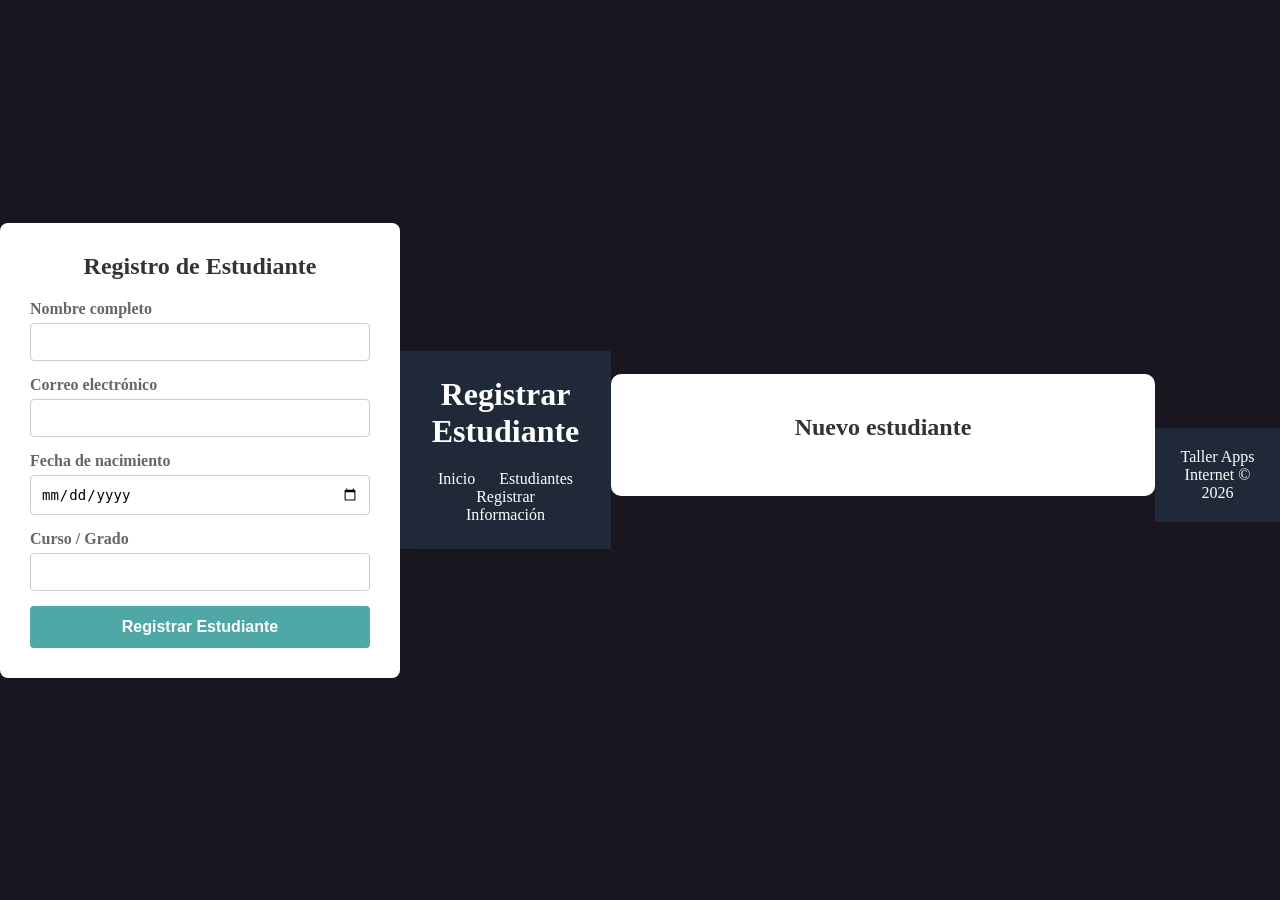
<file: paginas/registrar.html>
<!DOCTYPE html>
<html lang="es">
<head>
  <meta charset="UTF-8">
  <meta name="viewport" content="width=device-width, initial-scale=1.0">
  <title>Registro de Estudiantes</title>
  <style>
    body {
      font-family: 'Segoe UI', Roboto, sans-serif;
      background-color: #f4f7f6;
      display: flex;
      justify-content: center;
      align-items: center;
      height: 100vh;
      margin: 0;
    }
    .form-container {
      background-color: #ffffff;
      padding: 30px;
      border-radius: 8px;
      box-shadow: 0 4px 15px rgba(0, 0, 0, 0.1);
      width: 100%;
      max-width: 400px;
    }
    h2 {
      text-align: center;
      color: #333333;
      margin-bottom: 20px;
    }
    .form-group {
      margin-bottom: 15px;
    }
    label {
      display: block;
      margin-bottom: 5px;
      color: #666666;
      font-weight: 600;
    }
    input {
      width: 100%;
      padding: 10px;
      border: 1px solid #cccccc;
      border-radius: 4px;
      box-sizing: border-box;
      font-size: 14px;
    }
    input:focus {
      border-color: #4fa8a5;
      outline: none;
    }
    button {
      width: 100%;
      padding: 12px;
      background-color: #4fa8a5;
      color: white;
      border: none;
      border-radius: 4px;
      font-size: 16px;
      cursor: pointer;
      font-weight: bold;
      transition: background-color 0.3s;
    }
    button:hover {
      background-color: #3a8280;
    }
  </style>
</head>
<body>

<div class="form-container">
  <h2>Registro de Estudiante</h2>
  <form action="/registro" method="POST">
    <div class="form-group">
      <label for="nombre">Nombre completo</label>
      <input type="text" id="nombre" name="nombre" required>
    </div>
    <div class="form-group">
      <label for="correo">Correo electrónico</label>
      <input type="email" id="correo" name="correo" required>
    </div>
    <div class="form-group">
      <label for="fecha_nacimiento">Fecha de nacimiento</label>
      <input type="date" id="fecha_nacimiento" name="fecha_nacimiento" required>
    </div>
    <div class="form-group">
      <label for="curso">Curso / Grado</label>
      <input type="text" id="curso" name="curso" required>
    </div>
    <button type="submit">Registrar Estudiante</button>
  </form>
</div>

</body>
</html>
<!DOCTYPE html>
<html lang="es">
<head>
    <meta charset="UTF-8">
    <meta name="viewport" content="width=device-width, initial-scale=1.0">
    <title>Registrar</title>
    <link rel="stylesheet" href="../css/estilos.css">
</head>
<body>

    <header>
        <h1>Registrar Estudiante</h1>
        <nav>
            <a href="../index.html">Inicio</a>
            <a href="estudiantes.html">Estudiantes</a>
            <a href="registrar.html">Registrar</a>
            <a href="informacion.html">Información</a>
        </nav>
    </header>

    <main class="contenedor">
        <section class="bienvenida">
            <h2>Nuevo estudiante</h2>
            

        </section>
    </main>




    <footer>
        <p>Taller Apps Internet © 2026</p>
    </footer>

    <script src="../js/estudiantes.js"></script>
</body>
</html>
</file>
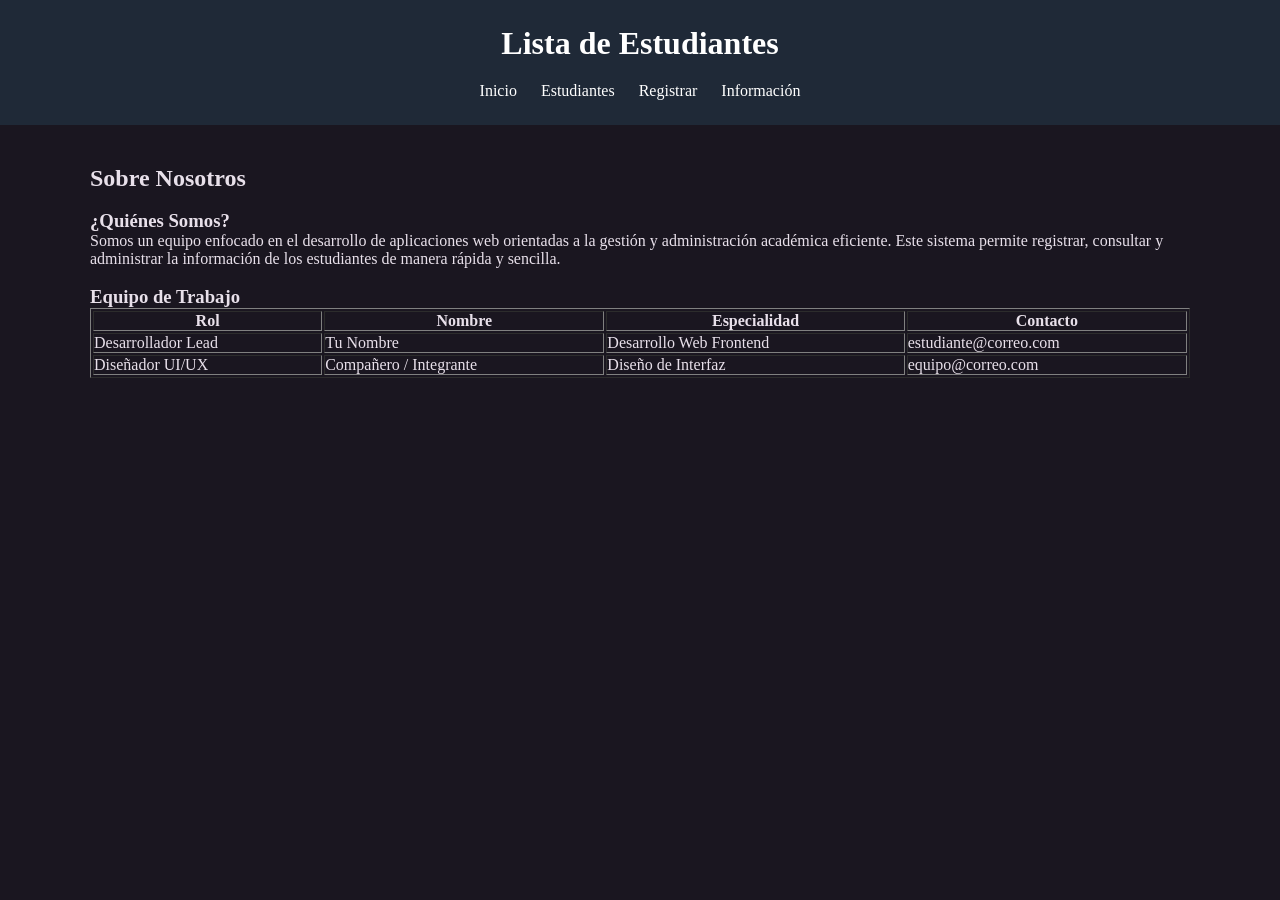
<file: paginas/sobreNosotros.html>
<!DOCTYPE html>
<html lang="es">

<head>
    <meta charset="UTF-8">
    <meta name="viewport" content="width=device-width, initial-scale=1.0">

    <title>Sobre Nosotros</title>

    <link rel="stylesheet" href="../css/estilos.css">
</head>

<body>

    <header>

        <h1>Lista de Estudiantes</h1>

        <nav>
            <a href="../index.html">Inicio</a>
            <a href="estudiantes.html">Estudiantes</a>
            <a href="registrar.html">Registrar</a>
            <a href="informacion.html">Información</a>
        </nav>

    </header>

    <main class="contenedor">

        <h2>Sobre Nosotros</h2>

        <br>

        <section>
            <h3>¿Quiénes Somos?</h3>
            <p>
                Somos un equipo enfocado en el desarrollo de aplicaciones web orientadas a la gestión
                y administración académica eficiente. Este sistema permite registrar, consultar y administrar 
                la información de los estudiantes de manera rápida y sencilla.
            </p>
        </section>

        <br>

        <h3>Equipo de Trabajo</h3>

        <table border="1" width="100%" cellpadding="10">

            <thead>
                <tr>
                    <th>Rol</th>
                    <th>Nombre</th>
                    <th>Especialidad</th>
                    <th>Contacto</th>
                </tr>
            </thead>

            <tbody>

                <tr>
                    <td>Desarrollador Lead</td>
                    <td>Tu Nombre</td>
                    <td>Desarrollo Web Frontend</td>
                    <td>estudiante@correo.com</td>
                </tr>

                <tr>
                    <td>Diseñador UI/UX</td>
                    <td>Compañero / Integrante</td>
                    <td>Diseño de Interfaz</td>
                    <td>equipo@correo.com</td>
                </tr>

            </tbody>

        </table>

    </main>

</body>

</html>
</file>
<file: css/estilos.css>
* {
    box-sizing: border-box;
    margin: 0;
    padding: 0;
}

body {
    font-family: "Times New Roman",Times, serif;
    background-color: #1a1620;
    color: #e8e0ea;
}

header {
    background-color: #1f2937;
    color: white;
    padding: 25px;
    text-align: center;
}

header h1 {
    margin-bottom: 20px;
}

nav a {
    color: white;
    text-decoration: none;
    margin: 0 10px;
}

nav a:hover {
    text-decoration: underline;
}

.contenedor {
    width: 90%;
    max-width: 1100px;
    margin: 40px auto;
}

.bienvenida {
    background-color: white;
    padding: 40px;
    text-align: center;
    border-radius: 10px;
    margin-bottom: 30px;
}

.bienvenida h2 {
    margin-bottom: 15px;
}

.bienvenida p {
    margin-bottom: 25px;
}

.boton {
    display: inline-block;
    background-color: #2563eb;
    color: white;
    padding: 12px 20px;
    text-decoration: none;
    border-radius: 6px;
}

.tarjetas {
    display: flex;
    gap: 20px;
}

.tarjeta {
    background-color: white;
    padding: 25px;
    flex: 1;
    border-radius: 10px;
}

.tarjeta h3 {
    margin-bottom: 10px;
}

footer {
    text-align: center;
    padding: 20px;
    margin-top: 50px;
    background-color: #1f2937;
    color: white;
}
</file>
<file: css/administrar.css>
/* Aporte de Vladimir Condori: estilos de la página Administrar */

[hidden] {
    display: none !important;
}

nav a.activo {
    font-weight: bold;
    text-decoration: underline;
}

/* ---------- Resumen ---------- */
.resumen {
    display: grid;
    grid-template-columns: repeat(2, 1fr);
    gap: 20px;
    margin-bottom: 30px;
}

.dato {
    background-color: white;
    border-radius: 10px;
    padding: 20px;
    text-align: center;
    border-top: 4px solid #2563eb;
}

.dato strong {
    display: block;
    font-size: 2.2rem;
    color: #2563eb;
}

.dato span {
    color: #6b7280;
}

/* ---------- Paneles ---------- */
.panel {
    background-color: white;
    border-radius: 10px;
    padding: 30px;
    margin-bottom: 30px;
}

.panel h2 {
    margin-bottom: 15px;
}

.panel-cabecera {
    display: flex;
    flex-wrap: wrap;
    align-items: center;
    justify-content: space-between;
    gap: 15px;
    margin-bottom: 20px;
}

.panel-cabecera h2 {
    margin-bottom: 0;
}

.campo {
    width: 100%;
    padding: 10px 12px;
    border: 1px solid #d1d5db;
    border-radius: 6px;
    font: inherit;
}

.campo:focus {
    outline: 2px solid #2563eb;
    outline-offset: 1px;
    border-color: #2563eb;
}

.panel-cabecera .campo {
    max-width: 320px;
}

/* ---------- Tabla ---------- */
.tabla-scroll {
    overflow-x: auto;
}

.tabla-admin {
    width: 100%;
    border-collapse: collapse;
}

.tabla-admin th,
.tabla-admin td {
    padding: 12px;
    text-align: left;
    border-bottom: 1px solid #e5e7eb;
}

.tabla-admin th {
    background-color: #f3f4f6;
    font-size: 0.9rem;
    text-transform: uppercase;
    color: #4b5563;
}

.tabla-admin tbody tr:hover {
    background-color: #f9fafb;
}

.celda-acciones {
    white-space: nowrap;
}

.boton-accion {
    border: none;
    border-radius: 6px;
    padding: 6px 12px;
    margin-right: 6px;
    cursor: pointer;
    font: inherit;
    font-size: 0.9rem;
    color: white;
}

.boton-accion.editar {
    background-color: #2563eb;
}

.boton-accion.eliminar {
    background-color: #dc2626;
}

.boton-accion:hover {
    opacity: 0.85;
}

.vacio {
    text-align: center;
    color: #6b7280;
    padding: 20px 0;
}

.estado {
    min-height: 1.5em;
    margin: 15px 0;
    color: #15803d;
}

/* ---------- Botones y formulario ---------- */
button.boton {
    border: none;
    cursor: pointer;
    font: inherit;
}

.boton-secundario {
    background-color: #6b7280;
}

.fila-form {
    margin-bottom: 15px;
}

.fila-form label {
    display: block;
    margin-bottom: 5px;
    font-weight: bold;
}

.error {
    color: #dc2626;
    min-height: 1.5em;
    margin-bottom: 10px;
}

.acciones-form {
    display: flex;
    flex-wrap: wrap;
    gap: 10px;
}

/* ---------- Celulares ---------- */
@media (max-width: 600px) {
    .panel {
        padding: 20px;
    }

    .panel-cabecera .campo {
        max-width: none;
    }

    nav a {
        display: inline-block;
        margin: 5px 8px;
    }
}




/*no supe que modificar
</file>
